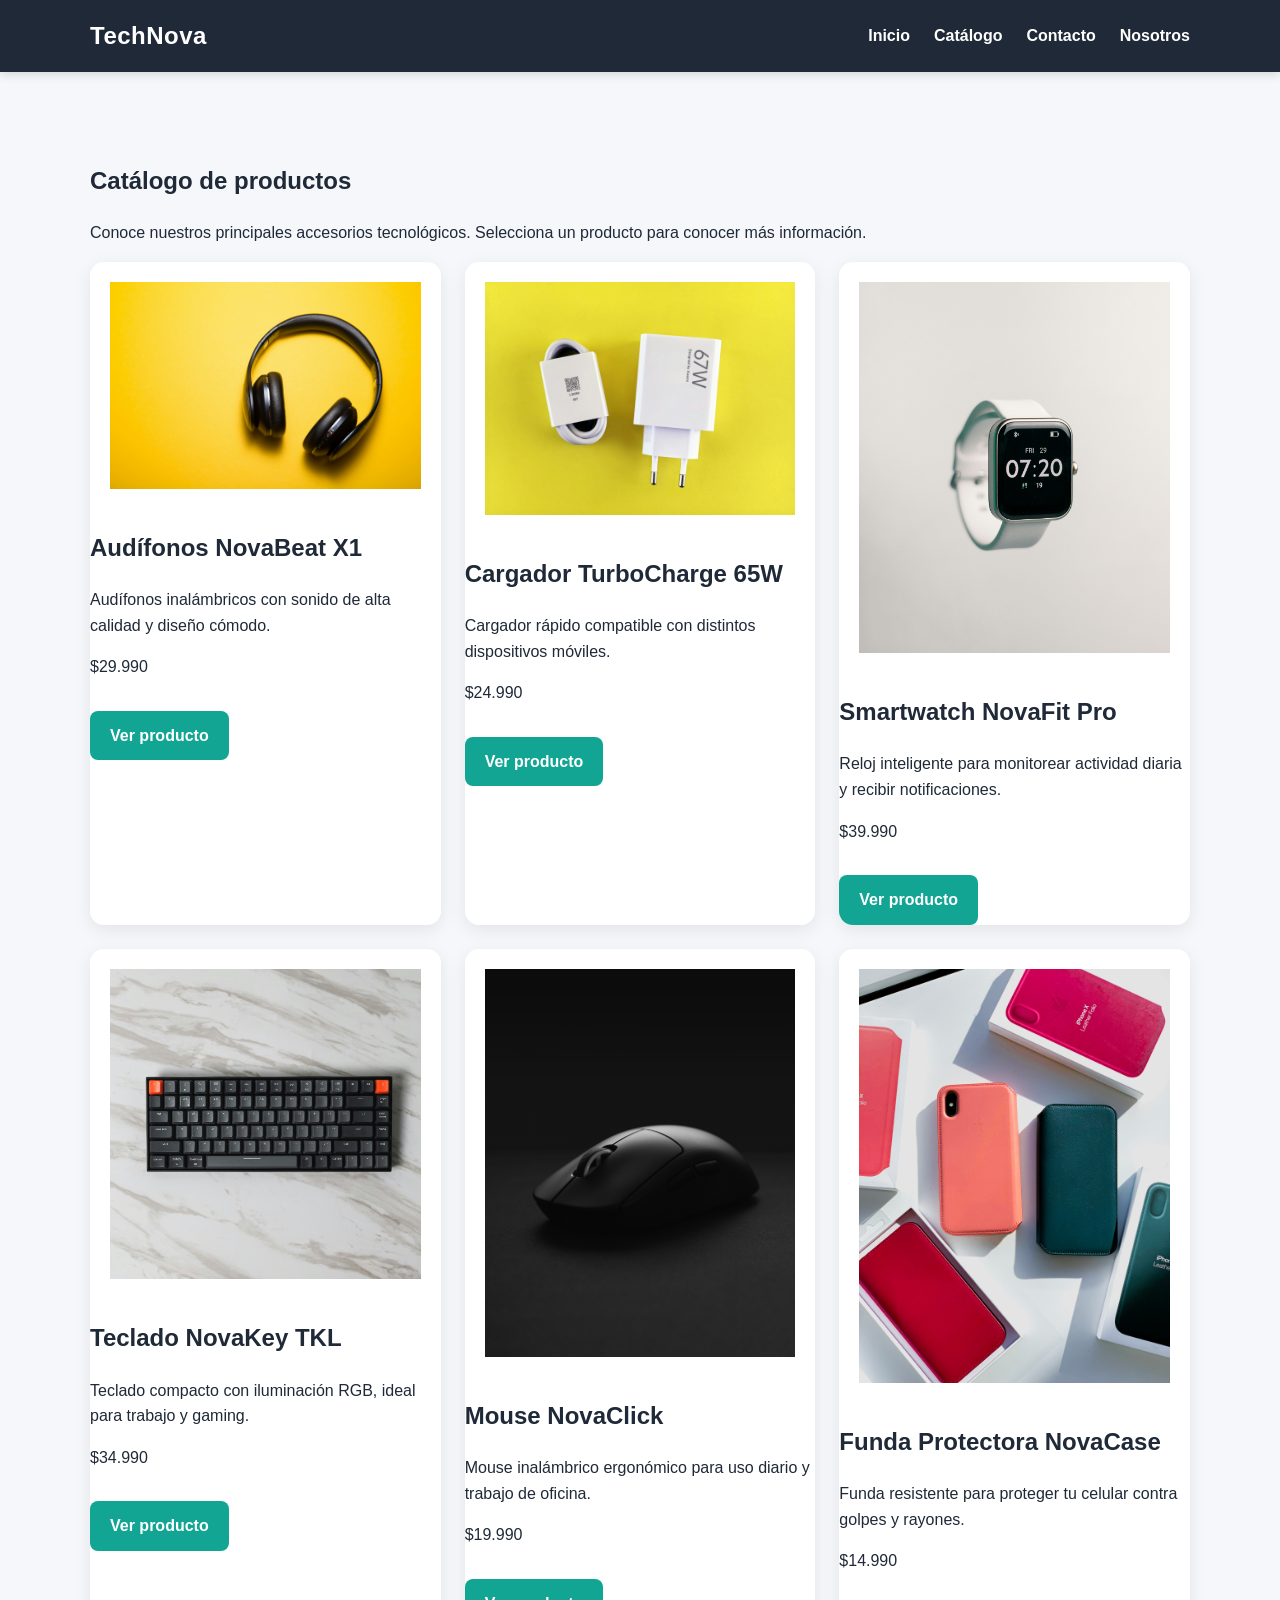
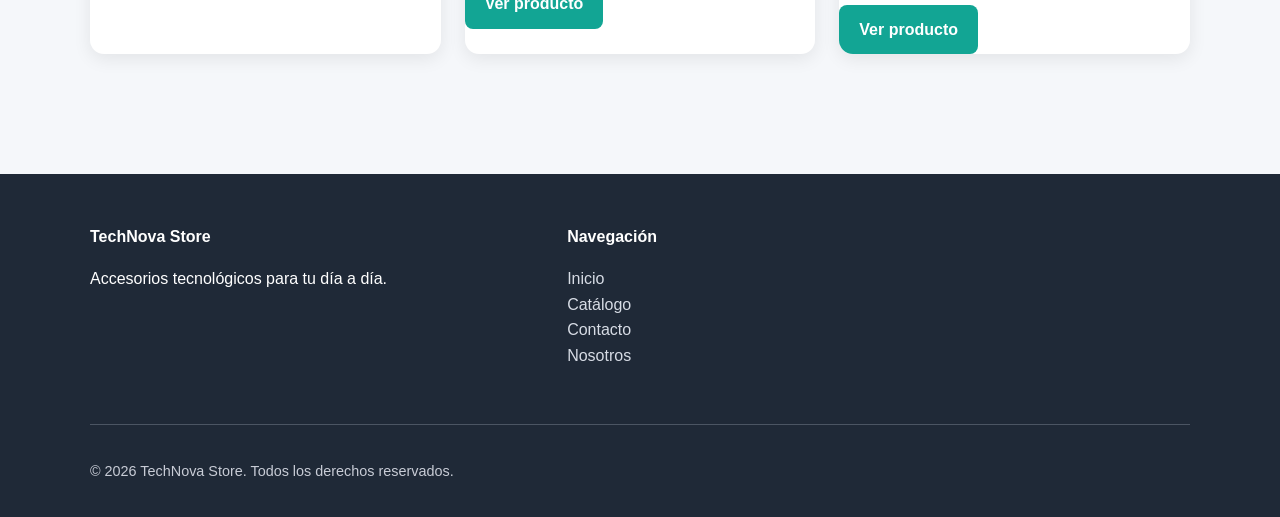
<file: catalogo.html>
<!DOCTYPE html>
<html lang="es">
<head>
    <meta charset="UTF-8">
    <meta name="viewport" content="width=device-width, initial-scale=1.0">
    <title>Catálogo | TechNova Store</title>
    <link rel="stylesheet" href="css/styles.css">
</head>

<body>

    <header class="site-header">
        <div class="container">
            <a href="index.html" class="logo">TechNova</a>

            <nav class="main-nav">
                <ul>
                    <li><a href="index.html">Inicio</a></li>
                    <li><a href="catalogo.html" aria-current="page">Catálogo</a></li>
                    <li><a href="contacto.html">Contacto</a></li>
                    <li><a href="nosotros.html">Nosotros</a></li>
                </ul>
            </nav>
        </div>
    </header>


    <main>

        <section class="section">
            <div class="container">

                <h1>Catálogo de productos</h1>

                <p>
                    Conoce nuestros principales accesorios tecnológicos.
                    Selecciona un producto para conocer más información.
                </p>


                <div class="product-grid">

                    <!-- Audífonos -->
                    <article class="product-card">

                        <div class="product-thumb">
                            <img 
                                src="img/audifonos.jpg" 
                                alt="Audífonos inalámbricos TechNova">
                        </div>

                        <div class="product-info">
                            <h2>Audífonos NovaBeat X1</h2>

                            <p>
                                Audífonos inalámbricos con sonido de alta calidad
                                y diseño cómodo.
                            </p>

                            <p class="price">$29.990</p>

                            <a href="producto.html?producto=audifonos" class="btn btn-primary">
                                Ver producto
                            </a>
                        </div>

                    </article>


                    <!-- Cargador -->
                    <article class="product-card">

                        <div class="product-thumb">
                            <img 
                                src="img/cargador.jpg" 
                                alt="Cargador rápido TechNova de 65 watts">
                        </div>

                        <div class="product-info">
                            <h2>Cargador TurboCharge 65W</h2>

                            <p>
                                Cargador rápido compatible con distintos
                                dispositivos móviles.
                            </p>

                            <p class="price">$24.990</p>

                            <a href="producto.html?producto=cargador" class="btn btn-primary">
                                Ver producto
                            </a>
                        </div>

                    </article>


                    <!-- Smartwatch -->
                    <article class="product-card">

                        <div class="product-thumb">
                            <img 
                                src="img/smartwatch.jpg" 
                                alt="Smartwatch NovaFit Pro">
                        </div>

                        <div class="product-info">
                            <h2>Smartwatch NovaFit Pro</h2>

                            <p>
                                Reloj inteligente para monitorear actividad
                                diaria y recibir notificaciones.
                            </p>

                            <p class="price">$39.990</p>

                            <a href="producto.html?producto=smartwatch" class="btn btn-primary">
                                Ver producto
                            </a>
                        </div>

                    </article>


                    <!-- Teclado -->
                    <article class="product-card">

                        <div class="product-thumb">
                            <img 
                                src="img/teclado.jpg" 
                                alt="Teclado mecánico NovaKey TKL">
                        </div>

                        <div class="product-info">
                            <h2>Teclado NovaKey TKL</h2>

                            <p>
                                Teclado compacto con iluminación RGB,
                                ideal para trabajo y gaming.
                            </p>

                            <p class="price">$34.990</p>

                            <a href="producto.html?producto=teclado" class="btn btn-primary">
                                Ver producto
                            </a>
                        </div>

                    </article>


                    <!-- Mouse -->
                    <article class="product-card">

                        <div class="product-thumb">
                            <img 
                                src="img/mouse.jpg" 
                                alt="Mouse inalámbrico NovaClick">
                        </div>

                        <div class="product-info">
                            <h2>Mouse NovaClick</h2>

                            <p>
                                Mouse inalámbrico ergonómico para uso diario
                                y trabajo de oficina.
                            </p>

                            <p class="price">$19.990</p>

                            <a href="producto.html?producto=mouse" class="btn btn-primary">
                                Ver producto
                            </a>
                        </div>

                    </article>


                    <!-- Funda -->
                    <article class="product-card">

                        <div class="product-thumb">
                            <img 
                                src="img/funda.jpg" 
                                alt="Funda protectora NovaCase para celular">
                        </div>

                        <div class="product-info">
                            <h2>Funda Protectora NovaCase</h2>

                            <p>
                                Funda resistente para proteger tu celular
                                contra golpes y rayones.
                            </p>

                            <p class="price">$14.990</p>

                            <a href="producto.html?producto=funda" class="btn btn-primary">
                                Ver producto
                            </a>
                        </div>

                    </article>

                </div>

            </div>
        </section>

    </main>


    <footer class="site-footer">
        <div class="container">

            <div class="footer-grid">

                <div>
                    <strong>TechNova Store</strong>
                    <p>
                        Accesorios tecnológicos para tu día a día.
                    </p>
                </div>

                <div>
                    <strong>Navegación</strong>
                    <p>
                        <a href="index.html">Inicio</a><br>
                        <a href="catalogo.html">Catálogo</a><br>
                        <a href="contacto.html">Contacto</a><br>
                        <a href="nosotros.html">Nosotros</a>
                    </p>
                </div>

            </div>

            <div class="footer-bottom">
                <p>
                    &copy; 2026 TechNova Store. Todos los derechos reservados.
                </p>
            </div>

        </div>
    </footer>

</body>
</html>
</file>
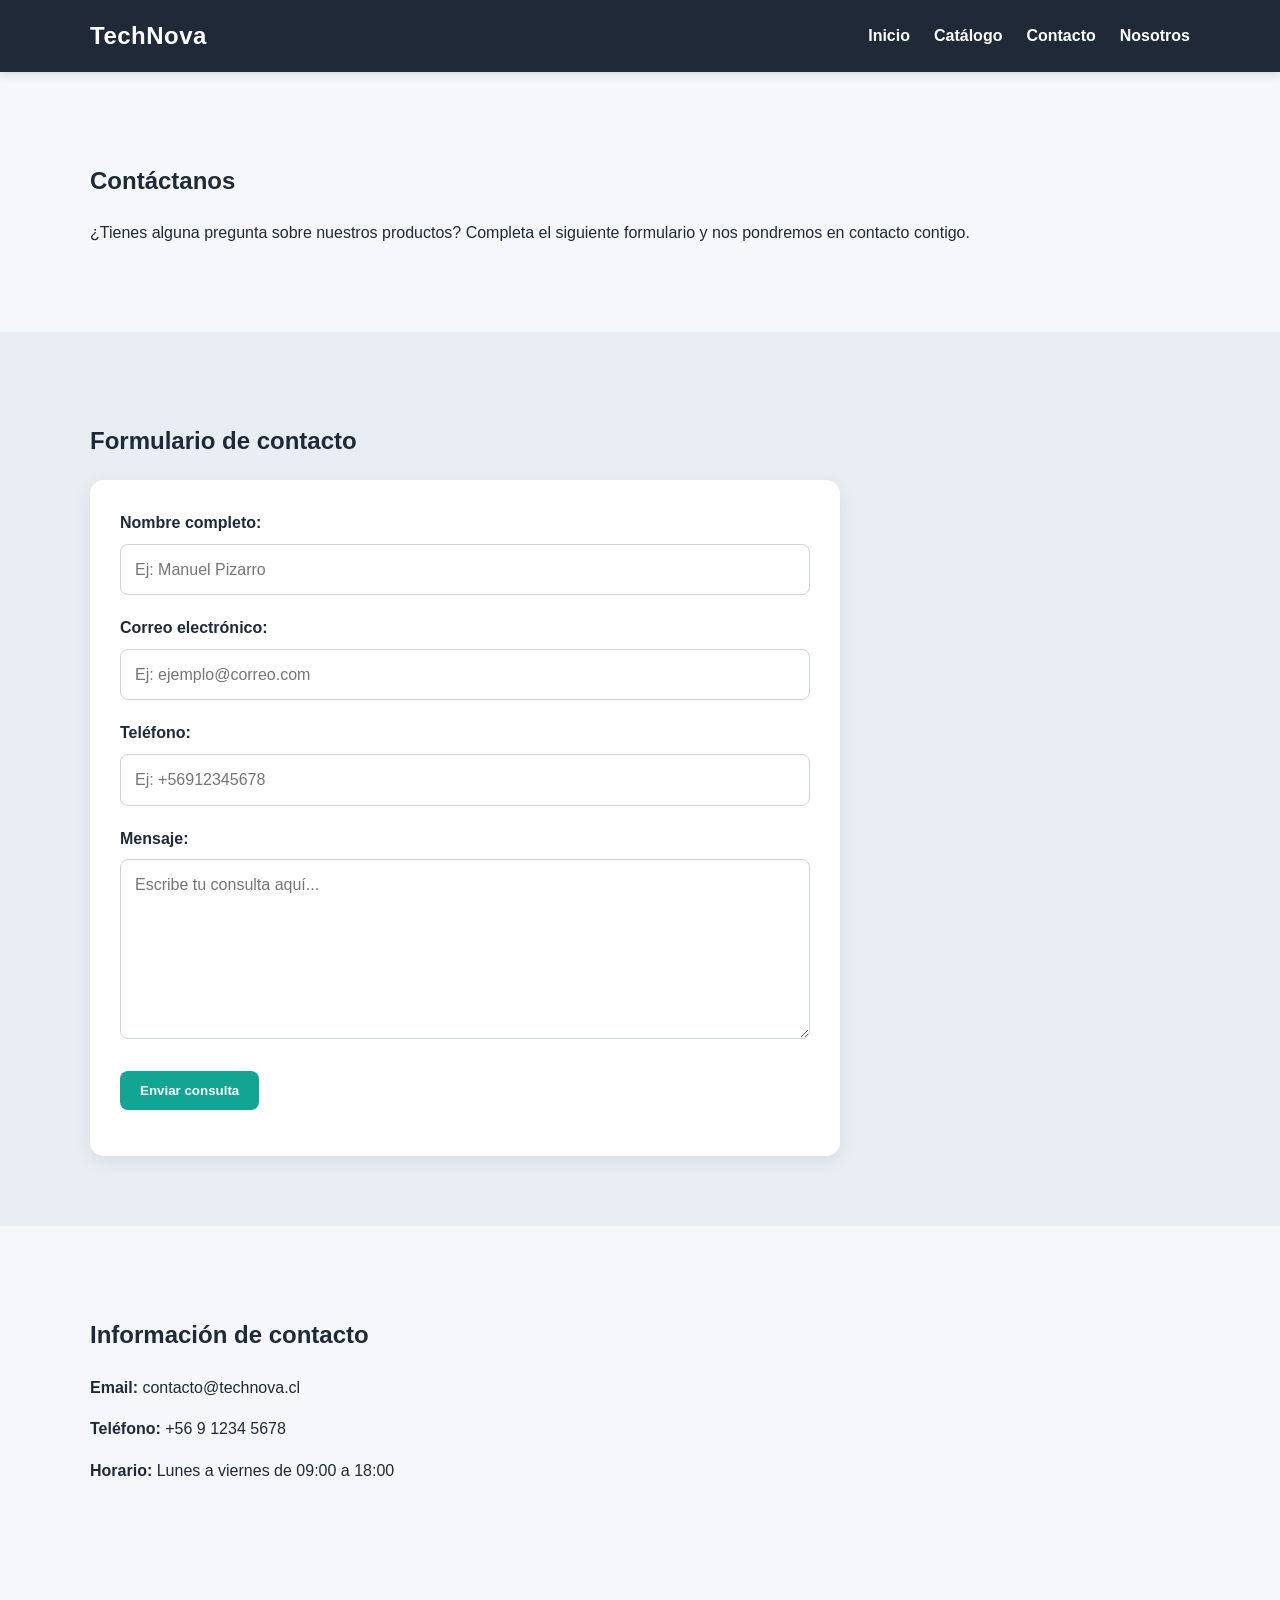
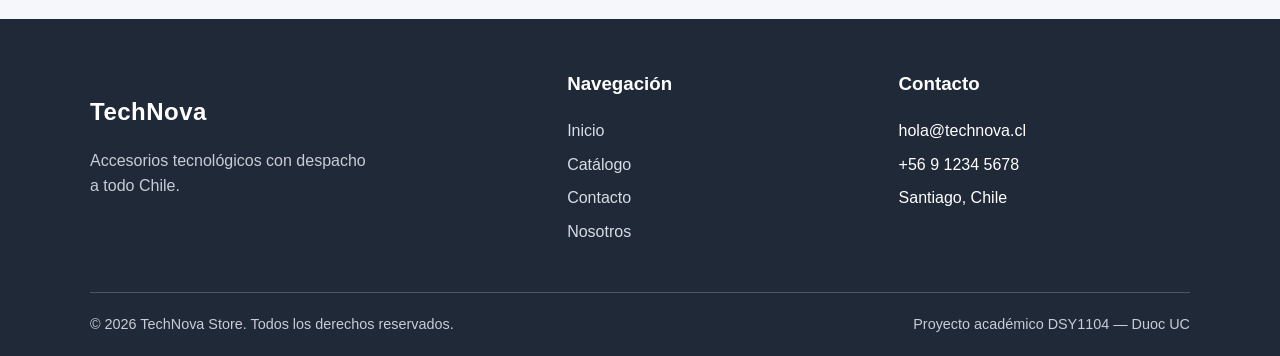
<file: contacto.html>
<!DOCTYPE html>

<html lang="es">

<head>
    <meta charset="UTF-8">
    <meta name="viewport" content="width=device-width, initial-scale=1.0">


<title>Contacto | TechNova Store</title>

<link rel="stylesheet" href="css/styles.css">


</head>

<body>


<!-- Encabezado y navegación -->
<header class="site-header">
    <div class="container">

        <a href="index.html" class="logo">TechNova</a>

        <nav class="main-nav">
            <ul>
                <li>
                    <a href="index.html">Inicio</a>
                </li>

                <li>
                    <a href="catalogo.html">Catálogo</a>
                </li>

                <li>
                    <a href="contacto.html" aria-current="page">Contacto</a>
                </li>

                <li>
                    <a href="nosotros.html">Nosotros</a>
                </li>
            </ul>
        </nav>

    </div>
</header>


<main>

    <!-- Introducción -->
    <section class="section">
        <div class="container">

            <h2>Contáctanos</h2>

            <p>
                ¿Tienes alguna pregunta sobre nuestros productos?
                Completa el siguiente formulario y nos pondremos en contacto contigo.
            </p>

        </div>
    </section>


    <!-- Formulario de contacto -->
    <section class="section section-alt">
        <div class="container">

            <h2>Formulario de contacto</h2>

            <form id="contactForm" class="form-card" novalidate>

                <div class="field">
                    <label for="nombre">Nombre completo:</label>

                    <input
                        type="text"
                        id="nombre"
                        name="nombre"
                        autocomplete="name"
                        placeholder="Ej: Manuel Pizarro"
                    >

                    <small
                        id="nombreError"
                        class="error-msg">
                    </small>
                </div>


                <div class="field">
                    <label for="email">Correo electrónico:</label>

                    <input
                        type="email"
                        id="email"
                        name="email"
                        autocomplete="email"
                        placeholder="Ej: ejemplo@correo.com"
                    >

                    <small
                        id="emailError"
                        class="error-msg">
                    </small>
                </div>


                <div class="field">
                    <label for="telefono">Teléfono:</label>

                    <input
                        type="tel"
                        id="telefono"
                        name="telefono"
                        autocomplete="tel"
                        placeholder="Ej: +56912345678"
                    >

                    <small
                        id="telefonoError"
                        class="error-msg">
                    </small>
                </div>


                <div class="field">
                    <label for="mensaje">Mensaje:</label>

                    <textarea
                        id="mensaje"
                        name="mensaje"
                        rows="6"
                        placeholder="Escribe tu consulta aquí..."
                    ></textarea>

                    <small
                        id="mensajeError"
                        class="error-msg">
                    </small>
                </div>


                <button
                    type="submit"
                    class="btn btn-primary">
                    Enviar consulta
                </button>

                <p
                    id="formSuccess"
                    class="form-status"
                    role="status">
                </p>

            </form>

        </div>
    </section>


    <!-- Información de contacto -->
    <section class="section">
        <div class="container">

            <h2>Información de contacto</h2>

            <p>
                <strong>Email:</strong>
                contacto@technova.cl
            </p>

            <p>
                <strong>Teléfono:</strong>
                +56 9 1234 5678
            </p>

            <p>
                <strong>Horario:</strong>
                Lunes a viernes de 09:00 a 18:00
            </p>

        </div>
    </section>

</main>


<!-- Pie de página -->
<footer class="site-footer">
    <div class="container">

        <div class="footer-grid">

            <div>
                <p class="logo footer-logo">TechNova</p>

                <p class="footer-description">
                    Accesorios tecnológicos con despacho a todo Chile.
                </p>
            </div>


            <div>
                <h3>Navegación</h3>

                <ul>
                    <li>
                        <a href="index.html">Inicio</a>
                    </li>

                    <li>
                        <a href="catalogo.html">Catálogo</a>
                    </li>

                    <li>
                        <a href="contacto.html">Contacto</a>
                    </li>

                    <li>
                        <a href="nosotros.html">Nosotros</a>
                    </li>
                </ul>
            </div>


            <div>
                <h3>Contacto</h3>

                <ul>
                    <li>hola@technova.cl</li>
                    <li>+56 9 1234 5678</li>
                    <li>Santiago, Chile</li>
                </ul>
            </div>

        </div>


        <div class="footer-bottom">
            <span>
                © 2026 TechNova Store. Todos los derechos reservados.
            </span>

            <span>
                Proyecto académico DSY1104 — Duoc UC
            </span>
        </div>

    </div>
</footer>


<script src="./js/scripts.js"></script>


</body>
</html>
</file>
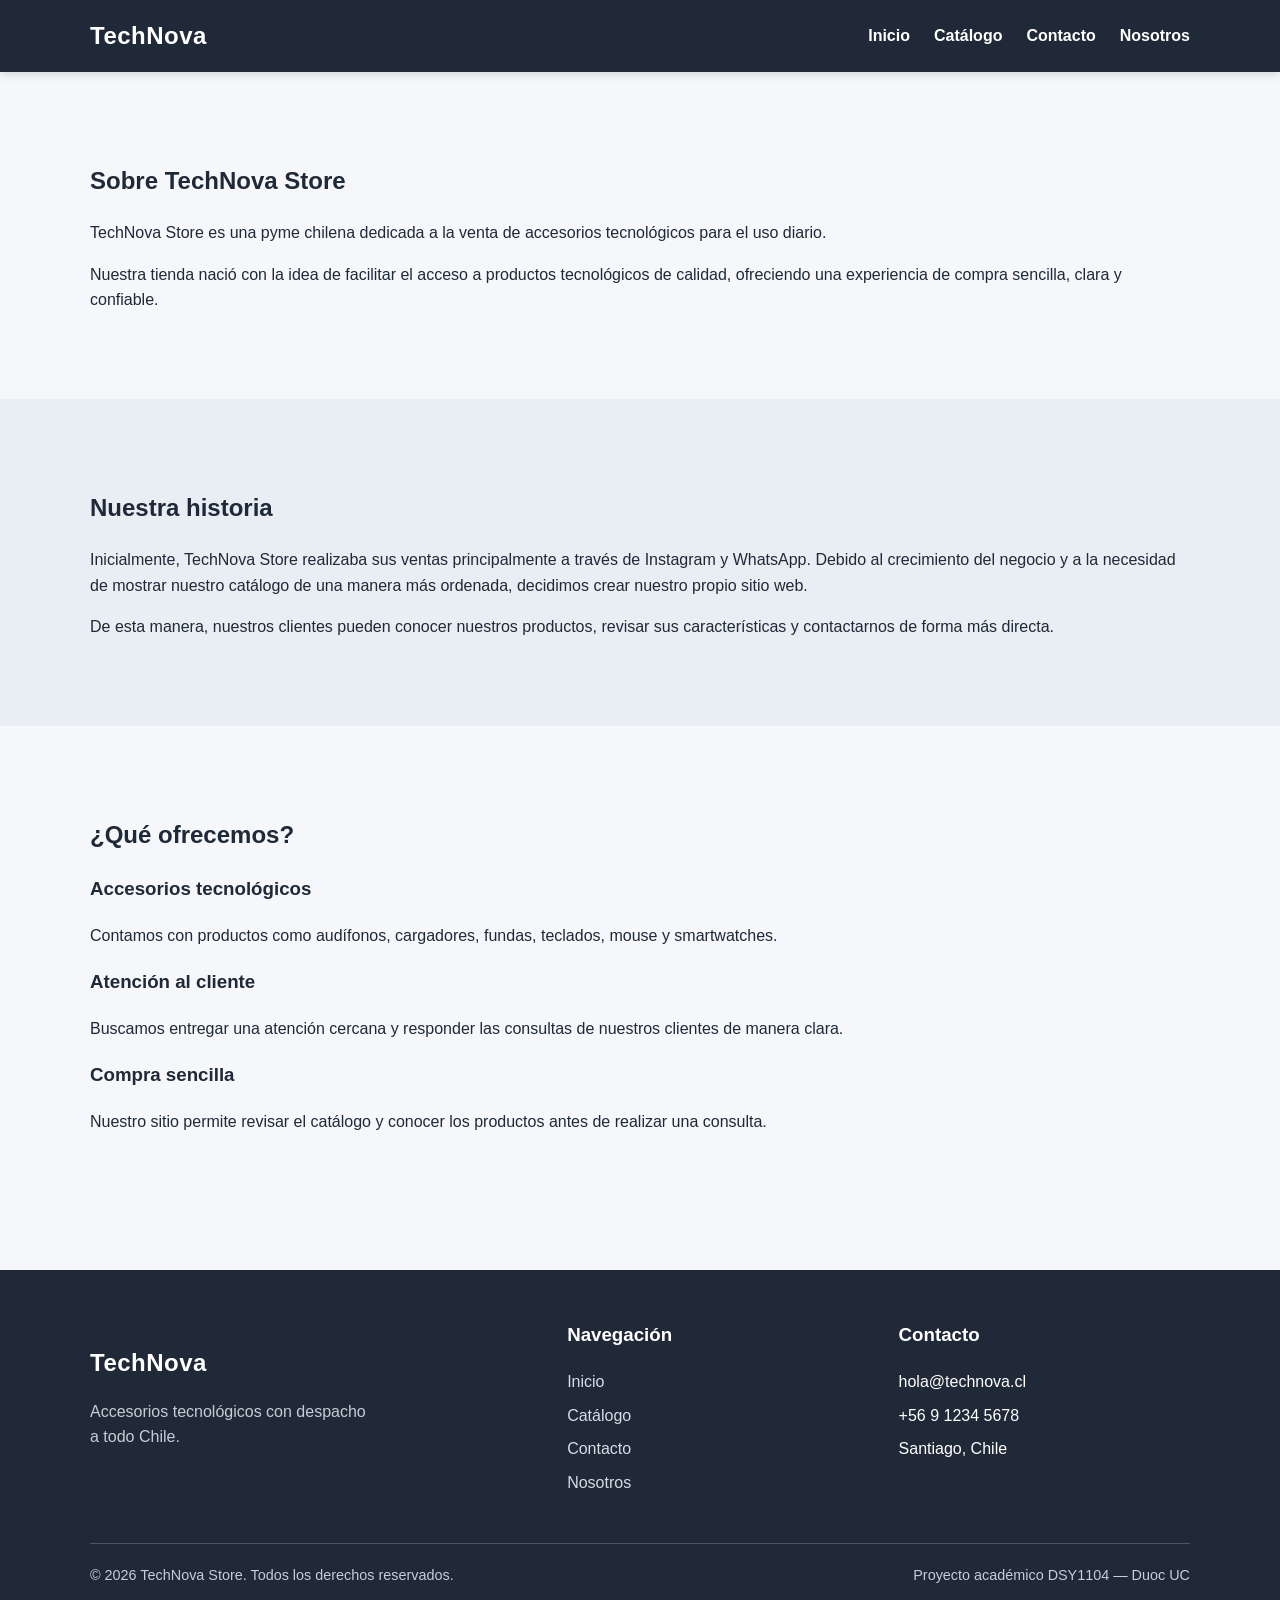
<file: nosotros.html>
<!DOCTYPE html>

<html lang="es">

<head>
    <meta charset="UTF-8">
    <meta name="viewport" content="width=device-width, initial-scale=1.0">


<title>Nosotros | TechNova Store</title>

<link rel="stylesheet" href="css/styles.css">


</head>

<body>


<!-- Encabezado y navegación -->
<header class="site-header">
    <div class="container">

        <a href="index.html" class="logo">TechNova</a>

        <nav class="main-nav">
            <ul>
                <li>
                    <a href="index.html">Inicio</a>
                </li>

                <li>
                    <a href="catalogo.html">Catálogo</a>
                </li>

                <li>
                    <a href="contacto.html">Contacto</a>
                </li>

                <li>
                    <a href="nosotros.html" aria-current="page">Nosotros</a>
                </li>
            </ul>
        </nav>

    </div>
</header>


<main>

    <!-- Información de la empresa -->
    <section class="section">
        <div class="container">

            <h2>Sobre TechNova Store</h2>

            <p>
                TechNova Store es una pyme chilena dedicada a la venta
                de accesorios tecnológicos para el uso diario.
            </p>

            <p>
                Nuestra tienda nació con la idea de facilitar el acceso
                a productos tecnológicos de calidad, ofreciendo una
                experiencia de compra sencilla, clara y confiable.
            </p>

        </div>
    </section>


    <!-- Historia -->
    <section class="section section-alt">
        <div class="container">

            <h2>Nuestra historia</h2>

            <p>
                Inicialmente, TechNova Store realizaba sus ventas
                principalmente a través de Instagram y WhatsApp.
                Debido al crecimiento del negocio y a la necesidad
                de mostrar nuestro catálogo de una manera más ordenada,
                decidimos crear nuestro propio sitio web.
            </p>

            <p>
                De esta manera, nuestros clientes pueden conocer
                nuestros productos, revisar sus características y
                contactarnos de forma más directa.
            </p>

        </div>
    </section>


    <!-- Servicios y propuesta de valor -->
    <section class="section">
        <div class="container">

            <h2>¿Qué ofrecemos?</h2>

            <article>
                <h3>Accesorios tecnológicos</h3>

                <p>
                    Contamos con productos como audífonos, cargadores,
                    fundas, teclados, mouse y smartwatches.
                </p>
            </article>


            <article>
                <h3>Atención al cliente</h3>

                <p>
                    Buscamos entregar una atención cercana y responder
                    las consultas de nuestros clientes de manera clara.
                </p>
            </article>


            <article>
                <h3>Compra sencilla</h3>

                <p>
                    Nuestro sitio permite revisar el catálogo y conocer
                    los productos antes de realizar una consulta.
                </p>
            </article>

        </div>
    </section>

</main>


<!-- Pie de página -->
<footer class="site-footer">
    <div class="container">

        <div class="footer-grid">

            <div>
                <p class="logo footer-logo">TechNova</p>

                <p class="footer-description">
                    Accesorios tecnológicos con despacho a todo Chile.
                </p>
            </div>


            <div>
                <h3>Navegación</h3>

                <ul>
                    <li>
                        <a href="index.html">Inicio</a>
                    </li>

                    <li>
                        <a href="catalogo.html">Catálogo</a>
                    </li>

                    <li>
                        <a href="contacto.html">Contacto</a>
                    </li>

                    <li>
                        <a href="nosotros.html">Nosotros</a>
                    </li>
                </ul>
            </div>


            <div>
                <h3>Contacto</h3>

                <ul>
                    <li>hola@technova.cl</li>
                    <li>+56 9 1234 5678</li>
                    <li>Santiago, Chile</li>
                </ul>
            </div>

        </div>


        <div class="footer-bottom">
            <span>
                © 2026 TechNova Store. Todos los derechos reservados.
            </span>

            <span>
                Proyecto académico DSY1104 — Duoc UC
            </span>
        </div>

    </div>
</footer>


<script src="./js/scripts.js"></script>


</body>
</html>
</file>
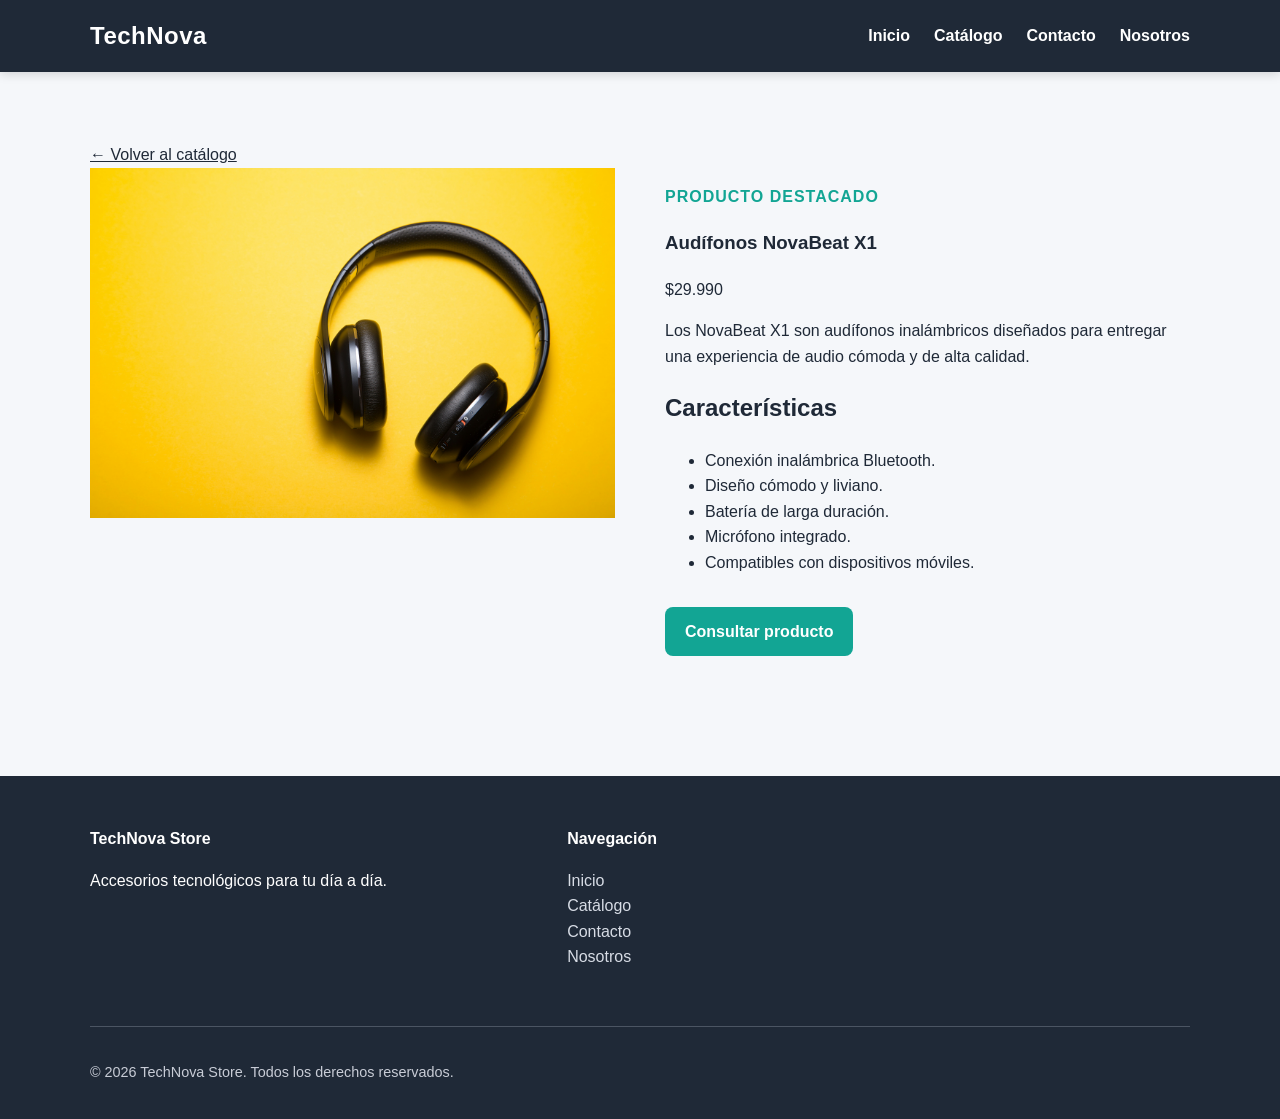
<file: producto.html>
<!DOCTYPE html>
<html lang="es">

<head>
    <meta charset="UTF-8">
    <meta name="viewport" content="width=device-width, initial-scale=1.0">
    <title>Producto | TechNova Store</title>
    <link rel="stylesheet" href="css/styles.css">
</head>

<body>

    <header class="site-header">
        <div class="container">

            <a href="index.html" class="logo">TechNova</a>

            <nav class="main-nav">
                <ul>
                    <li><a href="index.html">Inicio</a></li>
                    <li><a href="catalogo.html">Catálogo</a></li>
                    <li><a href="contacto.html">Contacto</a></li>
                    <li><a href="nosotros.html">Nosotros</a></li>
                </ul>
            </nav>

        </div>
    </header>


    <main>

        <section class="section">
            <div class="container">

                <a href="catalogo.html">
                    ← Volver al catálogo
                </a>

                <article class="product-detail">

                    <div class="product-detail-image">
                        <img
                            id="producto-imagen"
                            src="img/audifonos.jpg"
                            alt="Producto TechNova">
                    </div>

                    <div class="product-detail-info">

                        <p class="eyebrow" id="producto-categoria">
                            Producto destacado
                        </p>

                        <h1 id="producto-nombre">
                            Audífonos NovaBeat X1
                        </h1>

                        <p class="price" id="producto-precio">
                            $29.990
                        </p>

                        <p id="producto-descripcion">
                            Los NovaBeat X1 son audífonos inalámbricos
                            diseñados para entregar una experiencia de
                            audio cómoda y de alta calidad.
                        </p>

                        <h2>Características</h2>

                        <ul id="producto-caracteristicas">
                            <li>Conexión inalámbrica Bluetooth.</li>
                            <li>Diseño cómodo y liviano.</li>
                            <li>Batería de larga duración.</li>
                            <li>Micrófono integrado.</li>
                            <li>Compatibles con dispositivos móviles.</li>
                        </ul>

                        <a href="contacto.html" class="btn btn-primary">
                            Consultar producto
                        </a>

                    </div>

                </article>

            </div>
        </section>

    </main>


    <footer class="site-footer">
        <div class="container">

            <div class="footer-grid">

                <div>
                    <strong>TechNova Store</strong>
                    <p>
                        Accesorios tecnológicos para tu día a día.
                    </p>
                </div>

                <div>
                    <strong>Navegación</strong>
                    <p>
                        <a href="index.html">Inicio</a><br>
                        <a href="catalogo.html">Catálogo</a><br>
                        <a href="contacto.html">Contacto</a><br>
                        <a href="nosotros.html">Nosotros</a>
                    </p>
                </div>

            </div>

            <div class="footer-bottom">
                <p>
                    &copy; 2026 TechNova Store. Todos los derechos reservados.
                </p>
            </div>

        </div>
    </footer>


    <script src="./js/scripts.js"></script>

</body>
</html>
</file>
<file: css/styles.css>
/* ================================
   CONFIGURACIÓN GENERAL
================================ */

* {
  box-sizing: border-box;
}

html {
  scroll-behavior: smooth;
}

body {
  margin: 0;
  font-family: Arial, Helvetica, sans-serif;
  background: #f5f7fa;
  color: #1f2937;
  line-height: 1.6;
}

img {
  max-width: 100%;
  display: block;
}

a {
  color: inherit;
}

.container {
  width: min(1100px, 92%);
  margin: 0 auto;
}


/* ================================
   ENCABEZADO Y NAVEGACIÓN
================================ */

.site-header {
  background: #1f2937;
  color: white;
  position: sticky;
  top: 0;
  z-index: 1000;
  box-shadow: 0 2px 10px rgba(0, 0, 0, 0.15);
}

.site-header .container {
  min-height: 72px;
  display: flex;
  align-items: center;
  justify-content: space-between;
  gap: 30px;
}

.logo {
  color: white;
  text-decoration: none;
  font-size: 1.5rem;
  font-weight: 800;
  letter-spacing: 0.5px;
}

.main-nav ul {
  list-style: none;
  display: flex;
  gap: 24px;
  margin: 0;
  padding: 0;
}

.main-nav a {
  color: white;
  text-decoration: none;
  font-weight: 600;
  transition: opacity 0.2s ease;
}

.main-nav a:hover,
.main-nav a:focus {
  opacity: 0.75;
}


/* ================================
   SECCIONES
================================ */

.section {
  padding: 70px 0;
}

.section-alt {
  background: #e9eef5;
}

.section-head {
  display: flex;
  justify-content: space-between;
  align-items: end;
  gap: 30px;
  margin-bottom: 35px;
}

.section-head h1,
.section-head h2 {
  margin-top: 0;
  margin-bottom: 10px;
}

.section-head p {
  margin: 0;
  color: #5b6472;
}


/* ================================
   HERO
================================ */

.hero {
  background: linear-gradient(135deg, #1f2937, #374151);
  color: white;
  padding: 90px 0;
}

.hero .container {
  display: grid;
  grid-template-columns: 1.2fr 0.8fr;
  align-items: center;
  gap: 50px;
}

.hero-copy {
  max-width: 650px;
}

.eyebrow {
  color: #12a594;
  font-weight: 800;
  text-transform: uppercase;
  letter-spacing: 1px;
}

.hero h1 {
  font-size: clamp(2.2rem, 5vw, 4rem);
  line-height: 1.1;
  margin: 15px 0 20px;
}

.hero p:not(.eyebrow) {
  color: #d7dce5;
  font-size: 1.05rem;
}


/* ================================
   BOTONES
================================ */

.btn {
  display: inline-block;
  border: none;
  border-radius: 8px;
  padding: 12px 20px;
  margin-top: 15px;
  font-weight: 700;
  text-decoration: none;
  cursor: pointer;
  transition: transform 0.2s ease, opacity 0.2s ease;
}

.btn:hover {
  transform: translateY(-2px);
}

.btn-primary {
  background: #12a594;
  color: white;
}

.btn-secondary {
  background: #f2a93b;
  color: #1f2937;
}


/* ================================
   HERO - PRODUCTOS DE EJEMPLO
================================ */

.shelf-mock {
  display: grid;
  gap: 15px;
}

.shelf-row {
  display: grid;
  grid-template-columns: repeat(3, 1fr);
  gap: 15px;
}

.shelf-item {
  min-height: 130px;
  display: grid;
  place-items: center;
  border-radius: 15px;
  color: white;
  font-size: 3rem;
  box-shadow: 0 8px 20px rgba(0, 0, 0, 0.18);
}


/* ================================
   PRODUCTOS
================================ */

.product-grid {
  display: grid;
  grid-template-columns: repeat(3, 1fr);
  gap: 24px;
}

.product-card {
  display: block;
  background: white;
  border-radius: 14px;
  overflow: hidden;
  text-decoration: none;
  color: inherit;
  box-shadow: 0 5px 18px rgba(0, 0, 0, 0.08);
  transition: transform 0.2s ease, box-shadow 0.2s ease;
}

.product-card:hover {
  transform: translateY(-5px);
  box-shadow: 0 10px 25px rgba(0, 0, 0, 0.14);
}

.product-thumb {
  min-height: 190px;
  display: grid;
  place-items: center;
  padding: 20px;
  color: white;
  font-weight: 700;
  font-size: 1.2rem;
}

.product-body {
  padding: 20px;
}

.product-cat {
  color: #12a594;
  font-size: 0.85rem;
  font-weight: 800;
  text-transform: uppercase;
}

.product-body h3 {
  margin: 8px 0;
}

.product-price {
  font-weight: 800;
  font-size: 1.2rem;
}


/* ================================
   DETALLE DEL PRODUCTO
================================ */

.product-detail {
  display: grid;
  grid-template-columns: 1fr 1fr;
  gap: 50px;
  align-items: start;
}

.product-detail .product-thumb {
  min-height: 420px;
  border-radius: 15px;
  font-size: 4rem;
}

.spec-list {
  list-style: none;
  padding: 0;
  margin: 30px 0;
  border-top: 1px solid #d8dee8;
}

.spec-list li {
  display: flex;
  justify-content: space-between;
  gap: 20px;
  padding: 14px 0;
  border-bottom: 1px solid #d8dee8;
}


/* ================================
   FORMULARIOS
================================ */

.form-card {
  background: white;
  border-radius: 14px;
  padding: 30px;
  box-shadow: 0 5px 18px rgba(0, 0, 0, 0.08);
}

.newsletter {
  display: flex;
  align-items: end;
  gap: 20px;
}

.field {
  flex: 1;
}

.field label {
  display: block;
  font-weight: 700;
  margin-bottom: 8px;
}

.field input,
.field textarea,
.field select {
  width: 100%;
  padding: 12px 14px;
  border: 1px solid #cbd3df;
  border-radius: 8px;
  font: inherit;
  background: white;
}

.field input:focus,
.field textarea:focus,
.field select:focus {
  outline: 3px solid rgba(18, 165, 148, 0.2);
  border-color: #12a594;
}

.error-msg {
  display: none;
  color: #c62828;
  font-size: 0.9rem;
  margin-top: 6px;
}

.form-status {
  margin-bottom: 0;
  font-weight: 700;
}


/* ================================
   FOOTER
================================ */

.site-footer {
  background: #1f2937;
  color: white;
  padding: 50px 0 20px;
  margin-top: 50px;
}

.footer-grid {
  display: grid;
  grid-template-columns: 1.5fr 1fr 1fr;
  gap: 40px;
}

.footer-grid h3 {
  margin-top: 0;
}

.footer-grid ul {
  list-style: none;
  padding: 0;
  margin: 0;
}

.footer-grid li {
  margin-bottom: 8px;
}

.footer-grid a {
  color: #d7dce5;
  text-decoration: none;
}

.footer-grid a:hover {
  text-decoration: underline;
}

.footer-bottom {
  display: flex;
  justify-content: space-between;
  gap: 20px;
  margin-top: 40px;
  padding-top: 20px;
  border-top: 1px solid #4b5563;
  color: #c8ccd6;
  font-size: 0.9rem;
}


/* ================================
   CONTACTO
================================ */

#contactForm {
  max-width: 750px;
}

#contactForm > div {
  margin-bottom: 20px;
}

#contactForm button {
  margin-top: 5px;
}


/* ================================
   RESPONSIVE
================================ */

@media (max-width: 800px) {

  .site-header .container {
    flex-direction: column;
    justify-content: center;
    padding: 18px 0;
  }

  .main-nav ul {
    flex-wrap: wrap;
    justify-content: center;
    gap: 12px 18px;
  }

  .hero .container {
    grid-template-columns: 1fr;
  }

  .product-grid {
    grid-template-columns: repeat(2, 1fr);
  }

  .product-detail {
    grid-template-columns: 1fr;
  }

  .newsletter {
    flex-direction: column;
    align-items: stretch;
  }

  .footer-grid {
    grid-template-columns: 1fr;
  }

  .footer-bottom {
    flex-direction: column;
  }
}

@media (max-width: 520px) {

  .product-grid {
    grid-template-columns: 1fr;
  }

  .section {
    padding: 50px 0;
  }

  .hero {
    padding: 60px 0;
  }
}

/* Video de presentación */
.video-container {
    max-width: 900px;
    margin: 2rem auto 0;
    border-radius: 16px;
    overflow: hidden;
    box-shadow: 0 10px 30px rgba(0, 0, 0, 0.12);
}

.video-container video {
    width: 100%;
    display: block;
}

/* Colores de los elementos de la estantería */
.shelf-audio {
  background: #12A594;
}

.shelf-energy {
  background: #2a3348;
}

.shelf-wearable {
  background: #F2A93B;
}

/* Elementos del footer */
.footer-logo {
  margin-bottom: 8px;
}

.footer-description {
  color: #c8ccd6;
  max-width: 32ch;
}
</file>
